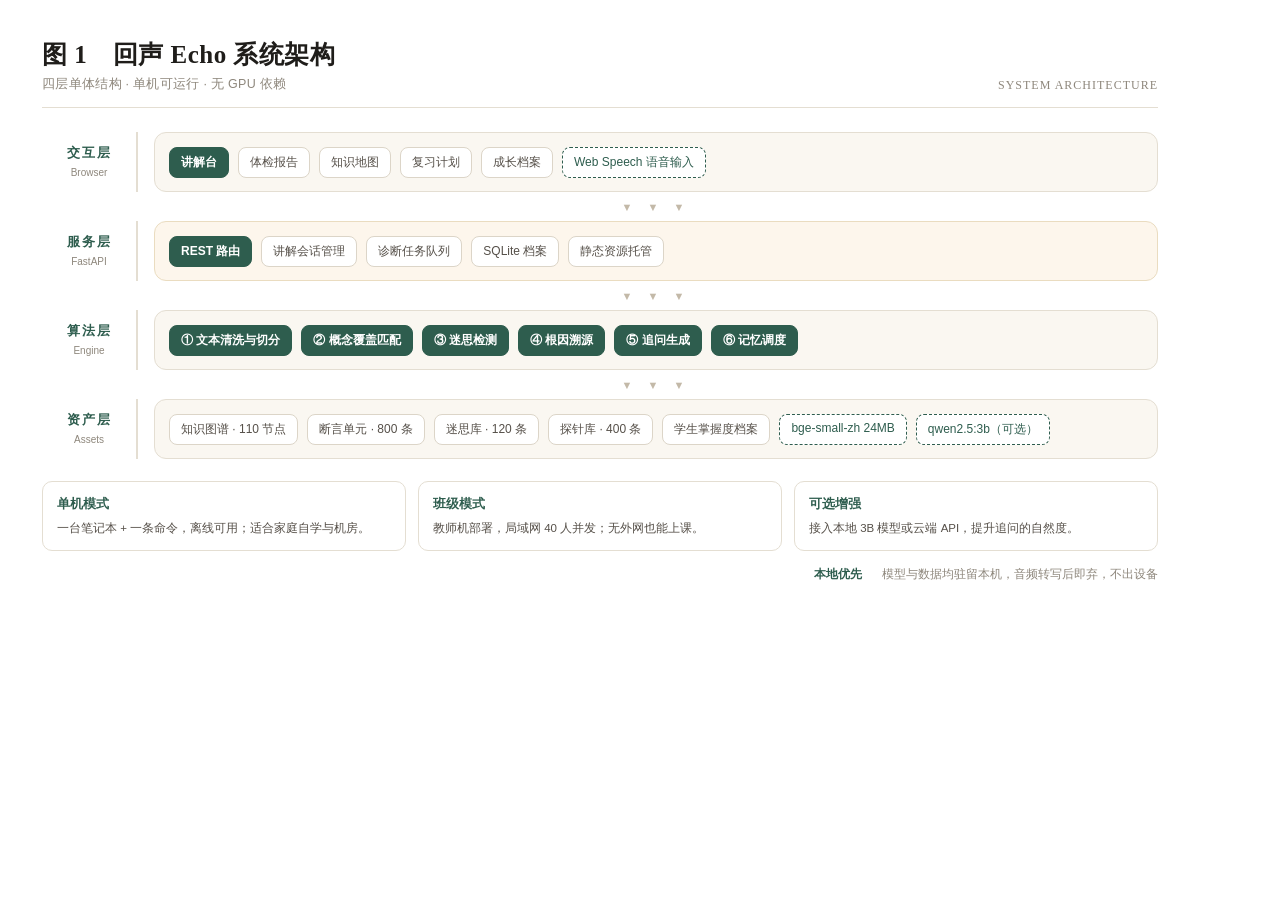
<file: 构建/figures.html>
<!doctype html>
<html lang="zh-CN">
<head>
<meta charset="utf-8">
<title>回声 Echo · 设计图</title>
<style>
:root{
  --paper:#FAF7F1; --ink:#1F1D1A; --ink2:#565049; --ink3:#8E877C;
  --line:#E4DED2; --green:#2E5D4E; --green2:#417D68; --gs:#EAF1EC;
  --red:#C9502B; --rs:#FBEAE4; --amber:#BE8320; --as:#FAF0DA;
}
*{box-sizing:border-box;margin:0;padding:0}
html,body{width:1200px;background:#fff}
body{font-family:"Microsoft YaHei","PingFang SC","Noto Sans SC",sans-serif;color:var(--ink)}
.frame{width:1200px;padding:38px 42px 30px;display:none;position:relative}
.frame.on{display:block}
h2{font-family:"Songti SC","SimSun",serif;font-size:25px;font-weight:700;letter-spacing:.5px}
.sub{font-size:12.5px;color:var(--ink3);margin-top:5px;letter-spacing:.3px}
.head{display:flex;align-items:flex-end;justify-content:space-between;border-bottom:1px solid var(--line);padding-bottom:14px;margin-bottom:24px}
body.flat .head{display:none}
body.flat .frame{padding-top:10px}
.fno{font-family:Georgia,serif;font-size:12px;color:var(--ink3);letter-spacing:1px}

/* ---------- F1 架构 ---------- */
.layer{display:grid;grid-template-columns:96px 1fr;gap:16px;align-items:stretch;margin-bottom:12px}
.ltag{display:flex;flex-direction:column;justify-content:center;align-items:center;border-right:2px solid var(--line);font-size:13px;font-weight:700;color:var(--green);letter-spacing:2px;line-height:1.4}
.ltag small{display:block;font-size:10px;color:var(--ink3);letter-spacing:0;font-weight:400;margin-top:3px}
.lbox{display:flex;gap:9px;flex-wrap:wrap;align-content:center;background:var(--paper);border:1px solid var(--line);border-radius:12px;padding:11px 14px;min-height:60px}
.layer:nth-child(3) .lbox{background:#F1F6F3;border-color:#CBDDD3}
.layer:nth-child(4) .lbox{background:#FDF6EC;border-color:#EADCC0}
.pill{background:#fff;border:1px solid #DCD5C8;border-radius:8px;padding:6px 11px;font-size:12px;color:var(--ink2);white-space:nowrap}
.pill.dark{background:var(--green);border-color:var(--green);color:#fff;font-weight:600}
.pill.model{background:#fff;border-color:var(--green);color:var(--green);border-style:dashed}
.arrow-down{text-align:center;color:#C3B9A8;font-size:11px;line-height:1;margin:-2px 0 8px 112px;letter-spacing:6px}
.modes{display:grid;grid-template-columns:repeat(3,1fr);gap:12px;margin-top:22px}
.mode{background:#fff;border:1px solid var(--line);border-radius:10px;padding:12px 14px;font-size:11.5px;color:var(--ink2);line-height:1.65}
.mode b{display:block;font-size:12.5px;color:var(--green);margin-bottom:4px}
.note{margin-top:16px;font-size:11.5px;color:var(--ink3);display:flex;gap:8px;align-items:center;justify-content:flex-end}
.note b{color:var(--green)}

/* ---------- F2 流水线 ---------- */
.pipe{display:flex;align-items:stretch;gap:0;margin-top:6px}
.step{flex:1;position:relative;background:var(--paper);border:1px solid var(--line);border-radius:12px;padding:14px 13px 13px;margin-right:22px}
.step:last-child{margin-right:0}
.step:after{content:"›";position:absolute;right:-16px;top:50%;transform:translateY(-52%);font-size:22px;color:#BDB3A2}
.step:last-child:after{display:none}
.sn{font-family:Georgia,serif;font-size:11px;color:var(--red);letter-spacing:1px;font-weight:700}
.st{font-size:13.5px;font-weight:700;margin:5px 0 7px}
.sk{font-size:11.5px;color:var(--ink2);line-height:1.55;min-height:54px}
.si{margin-top:8px;padding-top:7px;border-top:1px dashed #DDD5C6;font-size:10.5px;color:var(--ink3)}
.si b{color:var(--green);font-weight:600}
.formula{margin-top:22px;background:#F6F2E9;border-left:3px solid var(--green);padding:13px 18px;border-radius:0 8px 8px 0;font-size:12.5px;color:var(--ink2);line-height:1.9}
.formula code{font-family:Consolas,monospace;color:var(--green);font-size:12.5px}

/* ---------- F4 功能树 ---------- */
.tree{display:grid;grid-template-columns:180px 200px 1fr;gap:0;margin-top:4px}
.root-cell{display:flex;align-items:center}
.root{width:150px;height:150px;border-radius:50%;background:var(--green);color:#fff;display:flex;flex-direction:column;align-items:center;justify-content:center;box-shadow:0 10px 26px -14px rgba(46,93,78,.8)}
.root b{font-family:"Songti SC",serif;font-size:25px;letter-spacing:2px}
.root span{font-size:10px;letter-spacing:2px;opacity:.8;margin-top:4px}
.mods{display:flex;flex-direction:column;justify-content:space-between;padding:2px 0}
.mod{background:var(--gs);border:1px solid #CCDFD4;border-radius:10px;padding:10px 12px;font-size:12.5px;font-weight:700;color:var(--green);position:relative}
.mod:before{content:"";position:absolute;left:-18px;top:50%;width:18px;height:1px;background:#CFC7B8}
.feats{display:flex;flex-direction:column;justify-content:space-between;padding:2px 0}
.fea{display:flex;gap:8px;align-items:flex-start;font-size:11.5px;color:var(--ink2);padding:9px 0 9px 4px;line-height:1.5}
.fea i{font-style:normal;color:var(--amber);font-size:9px;margin-top:4px}
.lanes{display:flex;gap:12px;margin-top:26px}
.lane{flex:1;background:#F6F2E9;border-radius:10px;padding:13px 16px;font-size:11.5px;color:var(--ink2);line-height:1.75}
.lane b{color:var(--green)}

/* ---------- F3 graph ---------- */
.graphwrap{background:#FCFAF5;border:1px solid var(--line);border-radius:14px;padding:6px}
.graphwrap text{font-family:"Microsoft YaHei",sans-serif}
.notes{display:flex;gap:14px;margin-top:14px}
.note2{flex:1;font-size:11.5px;color:var(--ink2);line-height:1.85;padding:2px 0 2px 14px}

body.big .pill{font-size:18px;padding:9px 15px;border-radius:10px}
body.big .ltag{font-size:19px;letter-spacing:3px}
body.big .ltag small{font-size:14px}
body.big .lbox{padding:16px 18px;gap:11px}
body.big .mode{font-size:16px;line-height:1.7}
body.big .mode b{font-size:18px}
body.big .note{font-size:15px}
body.big .sn{font-size:14px}
body.big .st{font-size:19px}
body.big .sk{font-size:16px;min-height:0;line-height:1.65}
body.big .si{font-size:14px}
body.big .formula{font-size:16px;line-height:2}
body.big .formula code{font-size:16px}
body.big .step{padding:18px 16px}
body.big .mod{font-size:19px;padding:14px 14px}
body.big .fea{font-size:16px;line-height:1.55;padding:10px 4px}
body.big .lane{font-size:16px;line-height:1.8}
body.big .root b{font-size:34px}
body.big .root span{font-size:12px}

body.big .ltag{padding-right:6px}
body.big .step{display:flex;flex-direction:column}
body.big .si{margin-top:auto}
body.big .tree{grid-template-columns:200px 230px 1fr}
</style>
</head>
<body>

<!-- ============ F1 ============ -->
<div class="frame" id="f1">
  <div class="head"><div><h2>图 1　回声 Echo 系统架构</h2><div class="sub">四层单体结构 · 单机可运行 · 无 GPU 依赖</div></div><div class="fno">SYSTEM ARCHITECTURE</div></div>

  <div class="layer"><div class="ltag">交互层<small>Browser</small></div>
    <div class="lbox">
      <span class="pill dark">讲解台</span><span class="pill">体检报告</span><span class="pill">知识地图</span>
      <span class="pill">复习计划</span><span class="pill">成长档案</span><span class="pill model">Web Speech 语音输入</span>
    </div></div>
  <div class="arrow-down">▼ ▼ ▼</div>

  <div class="layer"><div class="ltag">服务层<small>FastAPI</small></div>
    <div class="lbox">
      <span class="pill dark">REST 路由</span><span class="pill">讲解会话管理</span><span class="pill">诊断任务队列</span>
      <span class="pill">SQLite 档案</span><span class="pill">静态资源托管</span>
    </div></div>
  <div class="arrow-down">▼ ▼ ▼</div>

  <div class="layer"><div class="ltag">算法层<small>Engine</small></div>
    <div class="lbox">
      <span class="pill dark">① 文本清洗与切分</span><span class="pill dark">② 概念覆盖匹配</span><span class="pill dark">③ 迷思检测</span>
      <span class="pill dark">④ 根因溯源</span><span class="pill dark">⑤ 追问生成</span><span class="pill dark">⑥ 记忆调度</span>
    </div></div>
  <div class="arrow-down">▼ ▼ ▼</div>

  <div class="layer"><div class="ltag">资产层<small>Assets</small></div>
    <div class="lbox">
      <span class="pill">知识图谱 · 110 节点</span><span class="pill">断言单元 · 800 条</span><span class="pill">迷思库 · 120 条</span>
      <span class="pill">探针库 · 400 条</span><span class="pill">学生掌握度档案</span>
      <span class="pill model">bge-small-zh 24MB</span><span class="pill model">qwen2.5:3b（可选）</span>
    </div></div>

  <div class="modes">
    <div class="mode"><b>单机模式</b>一台笔记本 + 一条命令，离线可用；适合家庭自学与机房。</div>
    <div class="mode"><b>班级模式</b>教师机部署，局域网 40 人并发；无外网也能上课。</div>
    <div class="mode"><b>可选增强</b>接入本地 3B 模型或云端 API，提升追问的自然度。</div>
  </div>
  <div class="note"><b>本地优先</b>　模型与数据均驻留本机，音频转写后即弃，不出设备</div>
</div>

<!-- ============ F2 ============ -->
<div class="frame" id="f2">
  <div class="head"><div><h2>图 2　讲述式认知诊断流水线</h2><div class="sub">从一段口语讲解，到一份可解释的能力报告</div></div><div class="fno">DIAGNOSTIC PIPELINE</div></div>

  <div class="pipe">
    <div class="step"><div class="sn">STAGE 01</div><div class="st">语音转写与切分</div>
      <div class="sk">浏览器端 ASR，按停顿与连接词把讲解切成「讲述单元」。</div>
      <div class="si">输出 → <b>S = {s₁…sₘ}</b></div></div>
    <div class="step"><div class="sn">STAGE 02</div><div class="st">概念覆盖匹配</div>
      <div class="sk">句向量编码后与断言单元做最大权二分匹配，判定「讲到 / 带过 / 漏讲」。</div>
      <div class="si">算 法 → <b>匈牙利算法 O(n³)</b></div></div>
    <div class="step"><div class="sn">STAGE 03</div><div class="st">迷思检测</div>
      <div class="sk">迷思库近邻 + 语言规则 + 轻量分类器，三路投票识别「讲反了」。</div>
      <div class="si">输出 → <b>迷思命中集 M*</b></div></div>
    <div class="step"><div class="sn">STAGE 04</div><div class="st">根因溯源</div>
      <div class="sk">沿知识图谱前驱闭包反推，定位真正卡住的底层概念。</div>
      <div class="si">算 法 → <b>BKT + 衰减传播</b></div></div>
    <div class="step"><div class="sn">STAGE 05</div><div class="st">追问生成</div>
      <div class="sk">从探针池按信息增益挑选，再改写为一句自然的口语追问。</div>
      <div class="si">算 法 → <b>主动学习</b></div></div>
    <div class="step"><div class="sn">STAGE 06</div><div class="st">记忆调度</div>
      <div class="sk">把讲述质量当作复习等级，生成下一次复述时间。</div>
      <div class="si">算 法 → <b>FSRS 间隔重复</b></div></div>
  </div>

  <div class="formula">
    <b>根因得分</b>　<code>R(u) = (1 − P(L<sub>u</sub>)) × Σ<sub>p∈Path(u→k)</sub> γ<sup>len(p)</sup> · w(p)</code>　，取 Top-3 构成「根因链」；同生前序讲解已讲对的概念作为<b>反事实证据</b>参与降权 —— 让「不是你不够细，是你八上就没学扎实」这句话有据可依。
  </div>
</div>

<!-- ============ F4 ============ -->
<div class="frame" id="f4">
  <div class="head"><div><h2>图 4　系统功能架构</h2><div class="sub">五个模块围绕一条主线：讲 → 诊断 → 溯源 → 复述</div></div><div class="fno">FUNCTION MAP</div></div>

  <div class="tree">
    <div class="root-cell"><div class="root"><b>回声</b><span>ECHO</span></div></div>
    <div class="mods">
      <div class="mod">① 讲解台</div>
      <div class="mod">② 诊断报告</div>
      <div class="mod">③ 知识地图</div>
      <div class="mod">④ 复述计划</div>
      <div class="mod">⑤ 成长档案</div>
    </div>
    <div class="feats">
      <div class="fea"><i>◆</i><span>选知识点 · 语音/文字讲述 · 实时字幕 · 中途追问 · 计时与提示</span></div>
      <div class="fea"><i>◆</i><span>六维评分 · 覆盖清单 · 迷思对照 · 根因链 · 复述建议 · 一键加卡</span></div>
      <div class="fea"><i>◆</i><span>依赖图谱 · 掌握度着色 · 前驱/后继 · 点击跳讲 · 薄弱路径高亮</span></div>
      <div class="fea"><i>◆</i><span>今日队列 · 间隔调度 · 复述倒计时 · 七日安排 · 跳过与顺延</span></div>
      <div class="fea"><i>◆</i><span>评分趋势 · 能力标签 · 讲述录音回放 · 周报 · 家长只读视图</span></div>
    </div>
  </div>

  <div class="lanes">
    <div class="lane"><b>主线一｜学生</b>　选点 → 讲 → 看报告 → 顺着根因链回到旧知识 → 明天复述一次</div>
    <div class="lane"><b>主线二｜教师</b>　布置「讲解作业」 → 看班级根因热力 → 下一节课只讲三个共性卡点</div>
  </div>
</div>

<!-- ============ F3 ============ -->
<div class="frame" id="f3">
  <div class="head"><div><h2>图 3　根因链示意：他卡住的不是浮力</h2><div class="sub">九年级《阿基米德原理》讲述失败 → 反推至八年级「密度测量」</div></div><div class="fno">ROOT-CAUSE TRACING</div></div>

  <div class="graphwrap">
  <svg width="1104" height="512" viewBox="0 0 1104 512">
    <defs>
      <marker id="ah" viewBox="0 0 10 10" refX="9" refY="5" markerWidth="6" markerHeight="6" orient="auto-start-reverse">
        <path d="M0,0 L10,5 L0,10 z" fill="#C9C1B2"/></marker>
      <marker id="ar" viewBox="0 0 10 10" refX="9" refY="5" markerWidth="6" markerHeight="6" orient="auto-start-reverse">
        <path d="M0,0 L10,5 L0,10 z" fill="#C9502B"/></marker>
    </defs>

    <!-- edges -->
    <path d="M188,132 C250,132 250,132 300,132" stroke="#C9C1B2" stroke-width="1.6" fill="none" marker-end="url(#ah)"/>
    <path d="M188,132 C250,132 250,300 300,300" stroke="#C9C1B2" stroke-width="1.6" fill="none" marker-end="url(#ah)"/>
    <path d="M470,132 C530,132 530,222 592,222" stroke="#C9502B" stroke-width="2.2" fill="none" marker-end="url(#ar)" stroke-dasharray="7 5"/>
    <path d="M470,300 C530,300 530,222 592,222" stroke="#C9C1B2" stroke-width="1.6" fill="none" marker-end="url(#ah)"/>
    <path d="M188,434 C600,470 780,388 852,326" stroke="#C9C1B2" stroke-width="1.6" fill="none" marker-end="url(#ah)"/>
    <path d="M762,222 C830,222 830,282 856,300" stroke="#C9C1B2" stroke-width="1.6" fill="none" marker-end="url(#ah)"/>
    <path d="M762,222 C840,222 840,404 856,434" stroke="#C9C1B2" stroke-width="1.6" fill="none" marker-end="url(#ah)"/>

    <g>
      <rect x="38" y="100" width="150" height="64" rx="12" fill="#fff" stroke="#D6CFC0"/>
      <text x="113" y="127" text-anchor="middle" font-size="13.5" fill="#1F1D1A" font-weight="600">质量与密度</text>
      <text x="113" y="147" text-anchor="middle" font-size="11" fill="#417D68">已掌握 · 0.86</text>
    </g>
    <g>
      <rect x="300" y="100" width="170" height="64" rx="12" fill="#FAF0DA" stroke="#BE8320"/>
      <text x="385" y="127" text-anchor="middle" font-size="13.5" fill="#1F1D1A" font-weight="600">密度测量（排水法）</text>
      <text x="385" y="147" text-anchor="middle" font-size="11" fill="#BE8320">模糊 · 0.55　◆ 根因</text>
    </g>
    <g>
      <rect x="300" y="268" width="170" height="64" rx="12" fill="#fff" stroke="#D6CFC0"/>
      <text x="385" y="295" text-anchor="middle" font-size="13.5" fill="#1F1D1A" font-weight="600">液体压强 p=ρgh</text>
      <text x="385" y="315" text-anchor="middle" font-size="11" fill="#417D68">已掌握 · 0.79</text>
    </g>
    <g>
      <rect x="38" y="402" width="150" height="64" rx="12" fill="#FAF0DA" stroke="#BE8320"/>
      <text x="113" y="429" text-anchor="middle" font-size="13.5" fill="#1F1D1A" font-weight="600">二力平衡</text>
      <text x="113" y="449" text-anchor="middle" font-size="11" fill="#BE8320">模糊 · 0.61　◆ 根因</text>
    </g>
    <g>
      <rect x="592" y="186" width="170" height="72" rx="13" fill="#C9502B" stroke="#A63F20"/>
      <text x="677" y="216" text-anchor="middle" font-size="14.5" fill="#fff" font-weight="700">阿基米德原理</text>
      <text x="677" y="237" text-anchor="middle" font-size="11" fill="#FFD9CB">本次讲述 · 0.34</text>
    </g>
    <g>
      <rect x="856" y="268" width="170" height="64" rx="12" fill="#fff" stroke="#D6CFC0" stroke-dasharray="5 4"/>
      <text x="941" y="295" text-anchor="middle" font-size="13.5" fill="#1F1D1A" font-weight="600">物体浮沉条件</text>
      <text x="941" y="315" text-anchor="middle" font-size="11" fill="#B0A897">空白 · 0.08</text>
    </g>
    <g>
      <rect x="856" y="402" width="170" height="64" rx="12" fill="#fff" stroke="#D6CFC0" stroke-dasharray="5 4"/>
      <text x="941" y="429" text-anchor="middle" font-size="13.5" fill="#1F1D1A" font-weight="600">浮力综合计算</text>
      <text x="941" y="449" text-anchor="middle" font-size="11" fill="#B0A897">空白 · 0.05</text>
    </g>

    <text x="492" y="216" font-size="11" fill="#C9502B" font-weight="600">R = 0.82</text>
    <text x="500" y="80" font-size="10.5" fill="#8E877C">依赖路径 · 衰减 γ = 0.75</text>

    <g transform="translate(38,486)">
      <circle cx="6" cy="6" r="5" fill="#417D68"/><text x="18" y="10" font-size="11" fill="#565049">已掌握</text>
      <circle cx="92" cy="6" r="5" fill="#BE8320"/><text x="104" y="10" font-size="11" fill="#565049">模糊</text>
      <circle cx="174" cy="6" r="5" fill="#C9502B"/><text x="186" y="10" font-size="11" fill="#565049">未掌握</text>
      <circle cx="256" cy="6" r="5" fill="#fff" stroke="#C0B8A8" stroke-dasharray="3 2"/><text x="268" y="10" font-size="11" fill="#565049">未学习</text>
    </g>
  </svg>
  </div>

  <div class="notes">
    <div class="note2" style="border-left:3px solid #C9502B">报告不会说「你没掌握阿基米德原理」，而是说：<b style="color:#C9502B">你在用「密度」解释「排开体积」时含糊了</b> —— 这是八年级「排水法测体积」的遗留问题。</div>
    <div class="note2" style="border-left:3px solid #BE8320">同时命中迷思 <b style="color:#BE8320">M-17「浮力随深度增大」</b>，与「液体压强」概念发生混淆。</div>
  </div>
</div>

<script>
  if (location.search.indexOf('flat') >= 0) document.body.classList.add('flat');
  if (location.search.indexOf('big') >= 0) document.body.classList.add('big');
  const id = (location.hash || '#f1').slice(1);
  const el = document.getElementById(id) || document.getElementById('f1');
  el.classList.add('on');
</script>
</body>
</html>
</file>
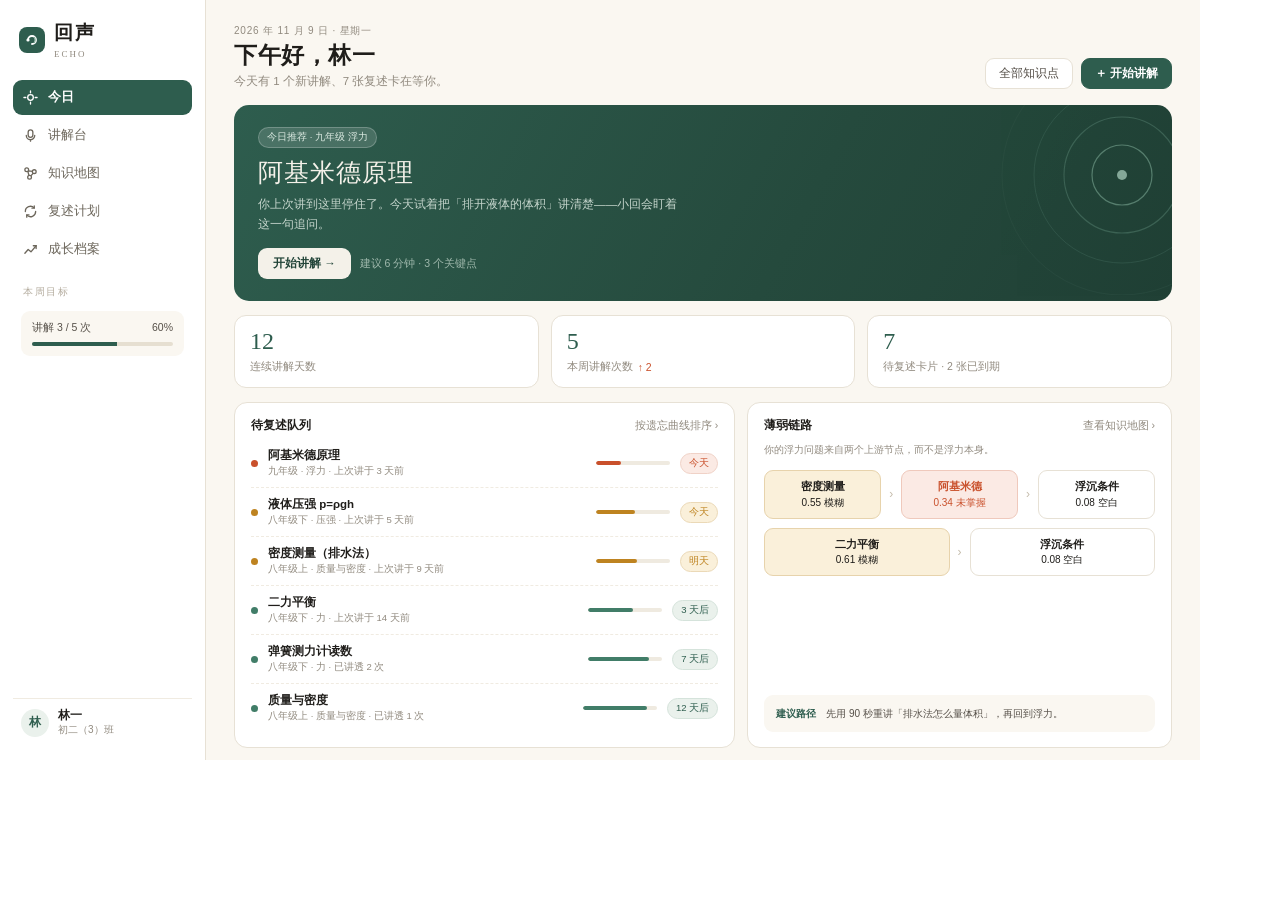
<file: 构建/ui.html>
<!doctype html>
<html lang="zh-CN">
<head>
<meta charset="utf-8">
<title>回声 Echo · 界面设计稿</title>
<style>
:root{
  --paper:#FAF7F1; --ink:#1F1D1A; --ink2:#565049; --ink3:#918A7F;
  --line:#E7E1D5; --line2:#F0EBE1; --green:#2E5D4E; --green2:#417D68; --gs:#EAF1EC;
  --red:#C9502B; --rs:#FBEAE4; --amber:#BE8320; --as:#FAF0DA;
}
*{box-sizing:border-box;margin:0;padding:0}
html,body{width:1200px;background:#fff}
body{font-family:"Microsoft YaHei","PingFang SC","Noto Sans SC",sans-serif;color:var(--ink);font-size:12px;-webkit-font-smoothing:antialiased}
.frame{width:1200px;height:760px;display:none;overflow:hidden}
.frame.on{display:block}
.app{display:flex;height:760px;background:var(--paper)}

/* sidebar */
.sb{width:206px;flex:0 0 206px;background:#fff;border-right:1px solid var(--line);display:flex;flex-direction:column;padding:18px 13px 14px}
.brand{display:flex;align-items:center;gap:9px;padding:2px 6px 20px}
.brand b{font-family:"Songti SC","SimSun",serif;font-size:19px;letter-spacing:2px}
.brand span{font-family:Georgia,serif;font-size:9px;color:var(--ink3);letter-spacing:2px}
.nv{display:flex;align-items:center;gap:10px;padding:9px 10px;border-radius:9px;font-size:12.5px;color:#6C665B;margin-bottom:3px}
.nv svg{width:15px;height:15px;flex:0 0 15px}
.nv.on{background:var(--green);color:#fff;font-weight:600}
.sbl{margin:16px 10px 6px;font-size:9.5px;color:#B4AC9E;letter-spacing:1.5px}
.goal{margin:6px 8px;background:var(--paper);border-radius:9px;padding:10px 11px}
.goal .gt{font-size:10.5px;color:var(--ink2);display:flex;justify-content:space-between}
.goal .gb{height:4px;border-radius:3px;background:#E6DFD1;margin-top:7px;overflow:hidden}
.goal .gb i{display:block;height:100%;width:60%;background:var(--green)}
.usr{margin-top:auto;display:flex;align-items:center;gap:9px;padding:9px 8px;border-top:1px solid var(--line2)}
.av{width:28px;height:28px;border-radius:50%;background:var(--gs);color:var(--green);display:flex;align-items:center;justify-content:center;font-weight:700;font-size:12px}
.usr .un{font-size:11.5px;font-weight:600}
.usr .uc{font-size:10px;color:var(--ink3)}

/* main */
.mn{flex:1;padding:24px 28px;display:flex;flex-direction:column;overflow:hidden}
.ph{display:flex;align-items:flex-end;justify-content:space-between;margin-bottom:16px}
.ph .eyebrow{font-size:10px;color:var(--ink3);letter-spacing:.8px}
.ph h1{font-family:"Songti SC","SimSun",serif;font-size:23px;letter-spacing:.5px;margin-top:2px;font-weight:700}
.ph .sub{font-size:11.5px;color:var(--ink3);margin-top:3px}
.bt{border:1px solid var(--line);background:#fff;border-radius:9px;padding:7px 13px;font-size:11.5px;color:var(--ink2);display:inline-flex;align-items:center;gap:6px}
.bt.p{background:var(--green);border-color:var(--green);color:#fff;font-weight:600}
.bt.s{background:transparent}
.c{background:#fff;border:1px solid var(--line);border-radius:13px;padding:15px 16px}
.ct{font-size:11.5px;font-weight:700;color:var(--ink);display:flex;align-items:center;gap:7px}
.ct .more{margin-left:auto;font-size:10.5px;color:var(--ink3);font-weight:400}
.tag{display:inline-flex;align-items:center;gap:5px;font-size:9.5px;padding:3px 8px;border-radius:999px;background:var(--gs);color:var(--green);border:1px solid #D5E3DB;white-space:nowrap}
.tag.r{background:var(--rs);color:var(--red);border-color:#F0D2C7}
.tag.a{background:var(--as);color:var(--amber);border-color:#EBD9B7}

/* W1 */
.hero{display:flex;background:linear-gradient(118deg,#2E5D4E 0%,#254a3d 60%,#204035 100%);border-radius:15px;padding:22px 24px;color:#F4F1E9;position:relative;overflow:hidden;margin-bottom:14px}
.hero .h1t{font-family:"Songti SC",serif;font-size:25px;letter-spacing:1px;margin:8px 0 6px}
.hero .hp{font-size:11.5px;color:#C6D6CD;line-height:1.7;max-width:430px}
.hero .hbtn{margin-top:14px;display:flex;gap:9px;align-items:center}
.hero .hbtn b{background:#F4F1E9;color:#224438;padding:8px 15px;border-radius:9px;font-size:11.5px}
.hero .hbtn span{font-size:10.5px;color:#9FB8AC}
.hero .art{position:absolute;right:-30px;top:-40px;opacity:.9}
.stats{display:grid;grid-template-columns:repeat(3,1fr);gap:12px;margin-bottom:14px}
.st{background:#fff;border:1px solid var(--line);border-radius:12px;padding:13px 15px}
.st .n{font-family:"Songti SC",serif;font-size:24px;line-height:1;color:var(--green)}
.st .l{font-size:10.5px;color:var(--ink3);margin-top:7px;display:flex;align-items:center;gap:5px}
.st .l em{font-style:normal;color:var(--red)}
.grid2{display:grid;grid-template-columns:1.18fr 1fr;gap:12px;flex:1;min-height:0}
.row{display:flex;align-items:center;gap:10px;padding:9px 0;border-bottom:1px dashed var(--line2)}
.row:last-child{border-bottom:0}
.dot{width:7px;height:7px;border-radius:50%;flex:0 0 7px}
.dr{background:var(--red)}.da{background:var(--amber)}.dg{background:var(--green2)}.dn{background:#DAD3C5}
.rw{flex:1;min-width:0}
.rw .t{font-size:11.5px;font-weight:600}
.rw .s{font-size:9.5px;color:var(--ink3);margin-top:2px}
.bar{width:74px;height:4px;border-radius:3px;background:#EFEAE0;overflow:hidden}
.bar i{display:block;height:100%;border-radius:3px}
.mini{display:flex;align-items:center;gap:8px;margin-top:12px}
.mn-node{flex:1;border:1px solid var(--line);border-radius:9px;padding:8px 7px;text-align:center;font-size:10px;line-height:1.4}
.mn-node b{display:block;font-size:10.5px;margin-bottom:2px}
.mn-node.a{background:var(--as);border-color:#E7D3AC}
.mn-node.r{background:var(--rs);border-color:#EFC9BC;color:var(--red)}

/* W2 */
.exp{display:grid;grid-template-columns:1fr 258px;gap:13px;flex:1;min-height:0}
.stage{background:#fff;border:1px solid var(--line);border-radius:15px;padding:20px 22px;display:flex;flex-direction:column;position:relative}
.krec{display:flex;gap:8px;align-items:center;margin-bottom:16px}
.who{display:flex;align-items:center;gap:9px}
.face{width:34px;height:34px;border-radius:50%;background:var(--gs);position:relative;display:flex;align-items:center;justify-content:center;font-size:12px;color:var(--green);font-weight:700}
.who .wt{font-size:11.5px;font-weight:700}
.who .ws{font-size:10px;color:var(--green2)}
.wave{display:flex;align-items:center;gap:3px;height:26px}
.wave i{width:3px;border-radius:2px;background:var(--green2);opacity:.75}
.tr{overflow:hidden;padding-top:6px}
.tl{font-size:12px;line-height:1.95;color:var(--ink2);margin-bottom:2px;display:flex;gap:9px}
.tl .tm{font-family:Georgia,serif;font-size:9.5px;color:#BDB5A6;flex:0 0 32px;padding-top:3px}
.tl.act{color:var(--ink);background:linear-gradient(90deg,#F7F3EA,transparent);border-radius:6px;padding:2px 6px;margin-left:-6px}
.tl.act .tx{border-bottom:1.5px solid #E3C9B4}
.tl .tx{flex:1}
.cur{display:inline-block;width:1.5px;height:13px;background:var(--red);vertical-align:-2px;animation:bl 1s steps(1) infinite}
@keyframes bl{50%{opacity:0}}
.ctl{display:flex;align-items:center;gap:12px;margin-top:14px;padding-top:14px;border-top:1px solid var(--line2)}
.bigrec{width:46px;height:46px;border-radius:50%;background:var(--red);display:flex;align-items:center;justify-content:center;box-shadow:0 6px 14px -6px rgba(201,80,43,.7)}
.bigrec i{width:14px;height:14px;background:#fff;border-radius:3px;display:block}
.tmr{font-family:Georgia,serif;font-size:13px;color:var(--ink2);letter-spacing:.5px}
.rail{display:flex;flex-direction:column;gap:11px;min-height:0}
.bub{background:#fff;border:1px solid var(--line);border-radius:12px 12px 12px 3px;padding:10px 12px;font-size:11px;line-height:1.65;color:var(--ink2);position:relative}
.bub b{color:var(--ink);font-weight:600}
.bub .bst{font-size:9px;color:var(--ink3);margin-top:6px;display:flex;gap:6px;align-items:center}
.hint{background:#FDFBF4;border:1px dashed #E0D5BC;border-radius:12px;padding:11px 13px;font-size:10.5px;color:var(--ink2);line-height:1.75}
.hint b{color:var(--amber)}

/* W3 */
.rp{display:flex;flex-direction:column;gap:12px;flex:1;min-height:0}
.score{display:flex;gap:16px;align-items:center}
.ringt{text-align:center}
.ringt .sv{font-family:"Songti SC",serif;font-size:26px;color:var(--green);line-height:1}
.ringt .sl{font-size:9.5px;color:var(--ink3);margin-top:3px}
.dims{display:flex;flex-direction:column;gap:5px}
.dm{display:flex;align-items:center;gap:8px;font-size:10px;color:var(--ink2)}
.dm span{width:52px;text-align:right;color:var(--ink3)}
.dm .db{flex:1;height:4px;background:#F0EBE1;border-radius:3px;overflow:hidden}
.dm .db i{display:block;height:100%;background:var(--green);border-radius:3px}
.ck{display:flex;flex-wrap:wrap;gap:5px}
.ck span{font-size:9.5px;padding:3px 8px;border-radius:6px;border:1px solid var(--line);color:var(--ink2);background:#FCFAF5}
.ck .ok{background:var(--gs);border-color:#D3E2D9;color:var(--green)}
.ck .no{background:var(--rs);border-color:#F0CFC3;color:var(--red)}
.chain{display:flex;align-items:center;gap:6px;margin-top:10px}
.ch{flex:1;text-align:center;border-radius:9px;padding:8px 4px;font-size:10px;border:1px solid var(--line);background:#FCFAF5;line-height:1.35}
.ch b{display:block;font-size:10.5px;margin-bottom:2px}
.ch.a{background:var(--as);border-color:#E7D3AC}
.ch.r{background:var(--red);border-color:var(--red);color:#fff}
.ch.r b{color:#fff}
.ch.n{color:#B0A897;border-style:dashed}
.arw{color:#C4BBAA;font-size:12px}
.sug{display:flex;gap:9px;padding:7px 0;border-bottom:1px dashed var(--line2);font-size:10.5px;line-height:1.6;color:var(--ink2)}
.sug:last-child{border:0}
.sug b{flex:0 0 15px;height:15px;border-radius:50%;background:var(--gs);color:var(--green);font-size:9px;display:flex;align-items:center;justify-content:center;margin-top:1px}

/* W4 */
.mapp{display:flex;gap:12px;flex:1;min-height:0}
.mapc{flex:1;background:#fff;border:1px solid var(--line);border-radius:14px;position:relative;overflow:hidden}
.side{width:248px;background:#fff;border:1px solid var(--line);border-radius:14px;padding:15px;display:flex;flex-direction:column}
.lg{position:absolute;left:14px;bottom:12px;display:flex;gap:12px;font-size:9.5px;color:var(--ink2)}
.lg i{display:inline-block;width:7px;height:7px;border-radius:50%;margin-right:4px}

/* W5 */
.days{display:grid;grid-template-columns:repeat(7,1fr);gap:9px;margin-top:4px}
.day{border:1px solid var(--line);border-radius:10px;padding:9px 8px;min-height:120px;background:#FCFAF5}
.day.on{border-color:var(--green);background:#fff;box-shadow:0 4px 12px -8px rgba(46,93,78,.6)}
.day .dn2{font-size:9.5px;color:var(--ink3)}
.day .dd{font-family:Georgia,serif;font-size:14px;margin:2px 0 7px}
.day .it{font-size:9px;padding:4px 6px;border-radius:5px;margin-bottom:4px;line-height:1.35}
.it.g{background:var(--gs);color:var(--green)}
.it.r{background:var(--rs);color:var(--red)}
.it.a{background:var(--as);color:var(--amber)}
.it.n{background:#F1ECE2;color:#8D8676}

/* W6 */
.spark{width:100%;height:100%}
.tags{display:flex;flex-wrap:wrap;gap:6px;margin-top:10px}
.tg{font-size:9.5px;padding:4px 9px;border-radius:999px;background:var(--paper);border:1px solid var(--line);color:var(--ink2)}
.rec{display:flex;align-items:center;gap:9px;padding:8px 0;border-bottom:1px dashed var(--line2)}
.rec:last-child{border:0}
.ply{width:20px;height:20px;border-radius:50%;border:1px solid #D9D2C4;display:flex;align-items:center;justify-content:center;flex:0 0 20px}
.ply i{width:0;height:0;border-left:5px solid #8D8676;border-top:3.5px solid transparent;border-bottom:3.5px solid transparent;margin-left:1px}
</style>
</head>
<body>

<!-- ================= W1 今日 ================= -->
<div class="frame" id="w1"><div class="app">
  <aside class="sb">
    <div class="brand"><svg width="26" height="26" viewBox="0 0 26 26"><rect width="26" height="26" rx="8" fill="#2E5D4E"/><path d="M9 13a4 4 0 1 1 4 4" stroke="#fff" stroke-width="1.8" fill="none" stroke-linecap="round"/><circle cx="9" cy="13" r="1.6" fill="#fff"/><path d="M15.5 10.5a5.5 5.5 0 0 1 0 5" stroke="#8FB3A3" stroke-width="1.4" fill="none" stroke-linecap="round"/></svg><div><b>回声</b><br><span>ECHO</span></div></div>
    <div class="nv on"><svg viewBox="0 0 16 16" fill="none" stroke="currentColor" stroke-width="1.4"><circle cx="8" cy="8" r="3"/><path d="M8 1v2M8 13v2M1 8h2M13 8h2" stroke-linecap="round"/></svg>今日</div>
    <div class="nv"><svg viewBox="0 0 16 16" fill="none" stroke="currentColor" stroke-width="1.4"><rect x="5.5" y="2" width="5" height="8" rx="2.5"/><path d="M3.5 8a4.5 4.5 0 0 0 9 0M8 12.5V14" stroke-linecap="round"/></svg>讲解台</div>
    <div class="nv"><svg viewBox="0 0 16 16" fill="none" stroke="currentColor" stroke-width="1.4"><circle cx="4" cy="4" r="2"/><circle cx="12" cy="6" r="2"/><circle cx="7" cy="12" r="2"/><path d="M5.6 5.2 10.4 5.8M5.2 5.9 6.4 10.2M11 7.6 8.4 10.6"/></svg>知识地图</div>
    <div class="nv"><svg viewBox="0 0 16 16" fill="none" stroke="currentColor" stroke-width="1.4"><path d="M2.5 8a5.5 5.5 0 0 1 9.4-3.9M13.5 8a5.5 5.5 0 0 1-9.4 3.9" stroke-linecap="round"/><path d="M12 2v2.4H9.6M4 14v-2.4h2.4" stroke-linecap="round"/></svg>复述计划</div>
    <div class="nv"><svg viewBox="0 0 16 16" fill="none" stroke="currentColor" stroke-width="1.4"><path d="M2 12l3.5-4 3 2.5L14 4" stroke-linecap="round" stroke-linejoin="round"/><path d="M11 4h3v3" stroke-linecap="round"/></svg>成长档案</div>
    <div class="sbl">本周目标</div>
    <div class="goal"><div class="gt"><span>讲解 3 / 5 次</span><span>60%</span></div><div class="gb"><i></i></div></div>
    <div class="usr"><div class="av">林</div><div><div class="un">林一</div><div class="uc">初二（3）班</div></div></div>
  </aside>
  <main class="mn">
    <div class="ph"><div><div class="eyebrow">2026 年 11 月 9 日 · 星期一</div><h1>下午好，林一</h1><div class="sub">今天有 1 个新讲解、7 张复述卡在等你。</div></div>
      <div style="display:flex;gap:8px"><div class="bt">全部知识点</div><div class="bt p">＋ 开始讲解</div></div></div>

    <div class="hero">
      <div style="flex:1">
        <span class="tag" style="background:rgba(255,255,255,.14);border-color:rgba(255,255,255,.22);color:#DCEAE2">今日推荐 · 九年级 浮力</span>
        <div class="h1t">阿基米德原理</div>
        <div class="hp">你上次讲到这里停住了。今天试着把「排开液体的体积」讲清楚——小回会盯着这一句追问。</div>
        <div class="hbtn"><b>开始讲解 →</b><span>建议 6 分钟 · 3 个关键点</span></div>
      </div>
      <svg class="art" width="330" height="230" viewBox="0 0 330 230" fill="none">
        <circle cx="250" cy="110" r="30" stroke="#5C8574" stroke-width="1.2"/><circle cx="250" cy="110" r="58" stroke="#4C7565" stroke-width="1.1" opacity=".7"/>
        <circle cx="250" cy="110" r="88" stroke="#41695A" stroke-width="1" opacity=".5"/><circle cx="250" cy="110" r="120" stroke="#3A5F52" stroke-width="1" opacity=".3"/>
        <circle cx="250" cy="110" r="5" fill="#8FB3A3"/>
      </svg>
    </div>

    <div class="stats">
      <div class="st"><div class="n">12</div><div class="l">连续讲解天数</div></div>
      <div class="st"><div class="n">5</div><div class="l">本周讲解次数 <em>↑ 2</em></div></div>
      <div class="st"><div class="n">7</div><div class="l">待复述卡片 · 2 张已到期</div></div>
    </div>

    <div class="grid2">
      <div class="c" style="display:flex;flex-direction:column">
        <div class="ct">待复述队列<span class="more">按遗忘曲线排序 ›</span></div>
        <div style="margin-top:6px">
          <div class="row"><i class="dot dr"></i><div class="rw"><div class="t">阿基米德原理</div><div class="s">九年级 · 浮力 · 上次讲于 3 天前</div></div><div class="bar"><i style="width:34%;background:#C9502B"></i></div><span class="tag r">今天</span></div>
          <div class="row"><i class="dot da"></i><div class="rw"><div class="t">液体压强 p=ρgh</div><div class="s">八年级下 · 压强 · 上次讲于 5 天前</div></div><div class="bar"><i style="width:52%;background:#BE8320"></i></div><span class="tag a">今天</span></div>
          <div class="row"><i class="dot da"></i><div class="rw"><div class="t">密度测量（排水法）</div><div class="s">八年级上 · 质量与密度 · 上次讲于 9 天前</div></div><div class="bar"><i style="width:55%;background:#BE8320"></i></div><span class="tag a">明天</span></div>
          <div class="row"><i class="dot dg"></i><div class="rw"><div class="t">二力平衡</div><div class="s">八年级下 · 力 · 上次讲于 14 天前</div></div><div class="bar"><i style="width:61%;background:#417D68"></i></div><span class="tag">3 天后</span></div>
          <div class="row"><i class="dot dg"></i><div class="rw"><div class="t">弹簧测力计读数</div><div class="s">八年级下 · 力 · 已讲透 2 次</div></div><div class="bar"><i style="width:82%;background:#417D68"></i></div><span class="tag">7 天后</span></div>
          <div class="row"><i class="dot dg"></i><div class="rw"><div class="t">质量与密度</div><div class="s">八年级上 · 质量与密度 · 已讲透 1 次</div></div><div class="bar"><i style="width:86%;background:#417D68"></i></div><span class="tag">12 天后</span></div>
        </div>
      </div>

      <div class="c" style="display:flex;flex-direction:column">
        <div class="ct">薄弱链路<span class="more">查看知识地图 ›</span></div>
        <div style="font-size:10px;color:var(--ink3);margin-top:8px;line-height:1.7">你的浮力问题来自两个上游节点，而不是浮力本身。</div>
        <div class="mini">
          <div class="mn-node a"><b>密度测量</b>0.55 模糊</div><div class="arw">›</div>
          <div class="mn-node r"><b>阿基米德</b>0.34 未掌握</div><div class="arw">›</div>
          <div class="mn-node"><b>浮沉条件</b>0.08 空白</div>
        </div>
        <div class="mini" style="margin-top:9px">
          <div class="mn-node a"><b>二力平衡</b>0.61 模糊</div><div class="arw">›</div>
          <div class="mn-node"><b>浮沉条件</b>0.08 空白</div>
        </div>
        <div style="margin-top:auto;background:var(--paper);border-radius:9px;padding:10px 12px;font-size:10px;color:var(--ink2);line-height:1.75">
          <b style="color:var(--green)">建议路径</b>　先用 90 秒重讲「排水法怎么量体积」，再回到浮力。
        </div>
      </div>
    </div>
  </main>
</div></div>

<!-- ================= W2 讲解台 ================= -->
<div class="frame" id="w2"><div class="app">
  <aside class="sb">
    <div class="brand"><svg width="26" height="26" viewBox="0 0 26 26"><rect width="26" height="26" rx="8" fill="#2E5D4E"/><path d="M9 13a4 4 0 1 1 4 4" stroke="#fff" stroke-width="1.8" fill="none" stroke-linecap="round"/><circle cx="9" cy="13" r="1.6" fill="#fff"/><path d="M15.5 10.5a5.5 5.5 0 0 1 0 5" stroke="#8FB3A3" stroke-width="1.4" fill="none" stroke-linecap="round"/></svg><div><b>回声</b><br><span>ECHO</span></div></div>
    <div class="nv"><svg viewBox="0 0 16 16" fill="none" stroke="currentColor" stroke-width="1.4"><circle cx="8" cy="8" r="3"/><path d="M8 1v2M8 13v2M1 8h2M13 8h2" stroke-linecap="round"/></svg>今日</div>
    <div class="nv on"><svg viewBox="0 0 16 16" fill="none" stroke="currentColor" stroke-width="1.4"><rect x="5.5" y="2" width="5" height="8" rx="2.5"/><path d="M3.5 8a4.5 4.5 0 0 0 9 0M8 12.5V14" stroke-linecap="round"/></svg>讲解台</div>
    <div class="nv"><svg viewBox="0 0 16 16" fill="none" stroke="currentColor" stroke-width="1.4"><circle cx="4" cy="4" r="2"/><circle cx="12" cy="6" r="2"/><circle cx="7" cy="12" r="2"/><path d="M5.6 5.2 10.4 5.8M5.2 5.9 6.4 10.2M11 7.6 8.4 10.6"/></svg>知识地图</div>
    <div class="nv"><svg viewBox="0 0 16 16" fill="none" stroke="currentColor" stroke-width="1.4"><path d="M2.5 8a5.5 5.5 0 0 1 9.4-3.9M13.5 8a5.5 5.5 0 0 1-9.4 3.9" stroke-linecap="round"/><path d="M12 2v2.4H9.6M4 14v-2.4h2.4" stroke-linecap="round"/></svg>复述计划</div>
    <div class="nv"><svg viewBox="0 0 16 16" fill="none" stroke="currentColor" stroke-width="1.4"><path d="M2 12l3.5-4 3 2.5L14 4" stroke-linecap="round" stroke-linejoin="round"/><path d="M11 4h3v3" stroke-linecap="round"/></svg>成长档案</div>
    <div class="sbl">本次讲解</div>
    <div class="goal"><div class="gt"><span>已覆盖 4 / 9 点</span><span>44%</span></div><div class="gb"><i style="width:44%"></i></div></div>
    <div class="usr"><div class="av">林</div><div><div class="un">林一</div><div class="uc">初二（3）班</div></div></div>
  </aside>
  <main class="mn">
    <div class="ph" style="margin-bottom:12px"><div><div class="eyebrow">九年级 · 浮力 · 第 2 次讲解</div><h1>阿基米德原理</h1></div>
      <div style="display:flex;gap:8px;align-items:center"><span class="tmr">02:14</span><div class="bt">重新选点</div><div class="bt p">结束并生成报告</div></div></div>

    <div class="exp">
      <div class="stage">
        <div class="krec">
          <div class="who"><div class="face">回</div><div><div class="wt">小回</div><div class="ws">在听你说…</div></div></div>
          <div class="wave" id="wv"></div>
        </div>
        <div class="tr">
          <div class="tl"><span class="tm">0:12</span><span class="tx">好，我来讲阿基米德原理。就是物体在液体里会受到一个向上的浮力。</span></div>
          <div class="tl"><span class="tm">0:31</span><span class="tx">浮力的大小等于它排开的液体的重力，公式是 F 浮 等于 G 排。</span></div>
          <div class="tl"><span class="tm">0:48</span><span class="tx">G 排就是排开液体的重力，等于 m 排 乘 g，m 排 等于 液体密度 乘 排开液体的体积。</span></div>
          <div class="tl"><span class="tm">1:05</span><span class="tx">所以浮力就等于 液体密度 × g × V 排。</span></div>
          <div class="tl act"><span class="tm">1:24</span><span class="tx">然后……浮力的大小应该和物体浸入的深度有关系吧？越深浮力越大？<span class="cur"></span></span></div>
        </div>
        <div style="flex:1;display:flex;flex-direction:column;justify-content:flex-end;padding-bottom:6px">
          <div id="bigwave" style="display:flex;align-items:flex-end;gap:2px;height:104px"></div>
          <div style="font-size:9px;color:var(--ink3);margin-top:7px;display:flex;gap:12px"><span>实时声波</span><span>信噪比良好 · 无环境噪音</span></div>
        </div>
        <div style="border-top:1px dashed var(--line2);padding-top:16px;margin-bottom:14px">
          <div style="display:flex;justify-content:space-between;font-size:9.5px;color:var(--ink3);margin-bottom:9px"><span style="color:var(--ink2);font-weight:600">讲解节奏</span><span>停顿 4 次 · 语速 168 字/分 · 被追问打断 2 次</span></div>
          <div id="rh" style="display:flex;gap:3px;height:9px"></div>
          <div style="display:flex;gap:16px;margin-top:9px;font-size:9px;color:var(--ink3)">
            <span><i style="display:inline-block;width:8px;height:8px;border-radius:2px;background:#417D68;margin-right:4px"></i>讲述</span>
            <span><i style="display:inline-block;width:8px;height:8px;border-radius:2px;background:#D9B369;margin-right:4px"></i>停顿</span>
            <span><i style="display:inline-block;width:8px;height:8px;border-radius:2px;background:#C9502B;margin-right:4px"></i>被追问</span>
          </div>
        </div>
        <div class="ctl">
          <div class="bigrec"><i></i></div>
          <div><div style="font-size:10.5px;color:var(--ink2)">正在录音 · 说完一句可以停一下</div><div style="font-size:9.5px;color:var(--ink3);margin-top:2px">按空格暂停 · 语音在本地转文字后立即丢弃</div></div>
          <div style="margin-left:auto;display:flex;gap:8px"><div class="bt s">切到文字输入</div><div class="bt s">我想不出来</div></div>
        </div>
      </div>

      <div class="rail">
        <div class="c" style="padding:13px 14px">
          <div class="ct" style="font-size:11px">小回的疑问<span class="more">2</span></div>
          <div class="bub" style="margin-top:9px">等一下，「排开」是什么意思呀？是把水倒掉吗？<div class="bst"><span class="tag a">追问 1</span>1:02</div></div>
          <div class="bub" style="margin-top:8px">你刚才说越深浮力越大，可液体压强才和深度有关呀，我有点糊涂了。<div class="bst"><span class="tag r">追问 2</span>1:29</div></div>
        </div>
        <div class="hint"><b>卡住了？</b>　提示只会给你一个关键词，不会直接给答案。<br><span style="color:var(--ink3)">点击查看：「排开」＝物体浸入后挤出去的那部分液体</span></div>
        <div class="c" style="padding:13px 14px">
          <div class="ct" style="font-size:11px">这次要讲到的点<span class="more">9</span></div>
          <div style="display:flex;flex-wrap:wrap;gap:5px;margin-top:9px">
            <span class="tag">F浮 = G排</span><span class="tag">V排 的含义</span><span class="tag">ρ液 g V排</span>
            <span class="tag" style="background:#F4F0E7;color:#A9A192;border-color:#EAE3D5">适用条件</span>
            <span class="tag" style="background:#F4F0E7;color:#A9A192;border-color:#EAE3D5">实验验证</span>
            <span class="tag" style="background:#F4F0E7;color:#A9A192;border-color:#EAE3D5">漂浮与悬浮</span>
          </div>
        </div>
      </div>
    </div>
  </main>
</div></div>

<!-- ================= W3 报告 ================= -->
<div class="frame" id="w3"><div class="app">
  <aside class="sb">
    <div class="brand"><svg width="26" height="26" viewBox="0 0 26 26"><rect width="26" height="26" rx="8" fill="#2E5D4E"/><path d="M9 13a4 4 0 1 1 4 4" stroke="#fff" stroke-width="1.8" fill="none" stroke-linecap="round"/><circle cx="9" cy="13" r="1.6" fill="#fff"/><path d="M15.5 10.5a5.5 5.5 0 0 1 0 5" stroke="#8FB3A3" stroke-width="1.4" fill="none" stroke-linecap="round"/></svg><div><b>回声</b><br><span>ECHO</span></div></div>
    <div class="nv"><svg viewBox="0 0 16 16" fill="none" stroke="currentColor" stroke-width="1.4"><circle cx="8" cy="8" r="3"/><path d="M8 1v2M8 13v2M1 8h2M13 8h2" stroke-linecap="round"/></svg>今日</div>
    <div class="nv on"><svg viewBox="0 0 16 16" fill="none" stroke="currentColor" stroke-width="1.4"><rect x="5.5" y="2" width="5" height="8" rx="2.5"/><path d="M3.5 8a4.5 4.5 0 0 0 9 0M8 12.5V14" stroke-linecap="round"/></svg>讲解台</div>
    <div class="nv"><svg viewBox="0 0 16 16" fill="none" stroke="currentColor" stroke-width="1.4"><circle cx="4" cy="4" r="2"/><circle cx="12" cy="6" r="2"/><circle cx="7" cy="12" r="2"/><path d="M5.6 5.2 10.4 5.8M5.2 5.9 6.4 10.2M11 7.6 8.4 10.6"/></svg>知识地图</div>
    <div class="nv"><svg viewBox="0 0 16 16" fill="none" stroke="currentColor" stroke-width="1.4"><path d="M2.5 8a5.5 5.5 0 0 1 9.4-3.9M13.5 8a5.5 5.5 0 0 1-9.4 3.9" stroke-linecap="round"/><path d="M12 2v2.4H9.6M4 14v-2.4h2.4" stroke-linecap="round"/></svg>复述计划</div>
    <div class="nv"><svg viewBox="0 0 16 16" fill="none" stroke="currentColor" stroke-width="1.4"><path d="M2 12l3.5-4 3 2.5L14 4" stroke-linecap="round" stroke-linejoin="round"/><path d="M11 4h3v3" stroke-linecap="round"/></svg>成长档案</div>
    <div class="usr"><div class="av">林</div><div><div class="un">林一</div><div class="uc">初二（3）班</div></div></div>
  </aside>
  <main class="mn">
    <div class="ph" style="margin-bottom:12px"><div><div class="eyebrow">讲解报告 · 2026-11-09 16:41 · 时长 2 分 14 秒</div><h1>这次讲得怎么样</h1></div>
      <div style="display:flex;gap:8px"><div class="bt">再讲一遍</div><div class="bt p">加入复述计划</div></div></div>

    <div class="rp">
      <div style="display:grid;grid-template-columns:250px 268px 1fr;gap:12px">
        <div class="c">
          <div class="ct" style="font-size:11px">综合得分</div>
          <div class="score" style="margin-top:10px">
            <div class="ringt">
              <svg width="86" height="86" viewBox="0 0 100 100"><circle cx="50" cy="50" r="42" fill="none" stroke="#EEE8DC" stroke-width="8"/><circle cx="50" cy="50" r="42" fill="none" stroke="#2E5D4E" stroke-width="8" stroke-linecap="round" stroke-dasharray="264" stroke-dashoffset="76.5" transform="rotate(-90 50 50)"/></svg>
              <div class="sv" style="margin-top:-58px">71</div><div class="sl" style="margin-top:26px">比上次 +9</div>
            </div>
            <div class="dims">
              <div class="dm"><span>覆盖</span><div class="db"><i style="width:62%"></i></div>62</div>
              <div class="dm"><span>准确</span><div class="db"><i style="width:80%"></i></div>80</div>
              <div class="dm"><span>逻辑</span><div class="db"><i style="width:68%"></i></div>68</div>
              <div class="dm"><span>术语</span><div class="db"><i style="width:74%"></i></div>74</div>
              <div class="dm"><span>举例</span><div class="db"><i style="width:45%"></i></div>45</div>
            </div>
          </div>
          <div style="margin-top:14px;border-top:1px dashed var(--line2);padding-top:10px">
            <div style="font-size:9.5px;color:var(--ink3);margin-bottom:5px">与上次相比</div>
            <div style="display:flex;justify-content:space-between;font-size:10px;padding:2.5px 0;color:var(--ink2)"><span>知识点覆盖</span><span style="color:#417D68">＋18</span></div>
            <div style="display:flex;justify-content:space-between;font-size:10px;padding:2.5px 0;color:var(--ink2)"><span>表述准确</span><span style="color:#417D68">＋4</span></div>
            <div style="display:flex;justify-content:space-between;font-size:10px;padding:2.5px 0;color:var(--ink2)"><span>因果逻辑</span><span style="color:#C9502B">−2</span></div>
            <div style="display:flex;justify-content:space-between;font-size:10px;padding:2.5px 0;color:var(--ink2)"><span>举例说明</span><span style="color:#417D68">＋10</span></div>
          </div>
        </div>

        <div class="c" style="display:flex;flex-direction:column;align-items:center">
          <div class="ct" style="font-size:11px;align-self:flex-start">六维雷达</div>
          <svg width="210" height="196" viewBox="0 0 220 210" style="margin-top:2px">
            <g stroke="#E9E3D7" fill="none">
              <polygon points="110,32 177.5,71 177.5,149 110,188 42.5,149 42.5,71"/>
              <polygon points="110,58.5 154.6,84.1 154.6,135.9 110,161.5 65.4,135.9 65.4,84.1"/>
              <polygon points="110,84.3 132.3,97.2 132.3,122.8 110,135.7 87.7,122.8 87.7,97.2"/>
              <path d="M110,110 L110,32M110,110 L177.5,71M110,110 L177.5,149M110,110 L110,188M110,110 L42.5,149M110,110 L42.5,71"/>
            </g>
            <polygon points="110,61.6 164,78.8 155.9,136.5 110,167.7 79.6,127.6 57.3,79.6" fill="rgba(46,93,78,.16)" stroke="#2E5D4E" stroke-width="1.8"/>
            <g fill="#2E5D4E"><circle cx="110" cy="61.6" r="2.6"/><circle cx="164" cy="78.8" r="2.6"/><circle cx="155.9" cy="136.5" r="2.6"/><circle cx="110" cy="167.7" r="2.6"/><circle cx="79.6" cy="127.6" r="2.6"/><circle cx="57.3" cy="79.6" r="2.6"/></g>
            <g font-size="9" fill="#918A7F" font-family="Microsoft YaHei">
              <text x="110" y="22" text-anchor="middle">知识点覆盖</text>
              <text x="186" y="66">表述准确</text>
              <text x="186" y="156">因果逻辑</text>
              <text x="110" y="203" text-anchor="middle">术语规范</text>
              <text x="34" y="156" text-anchor="end">举例说明</text>
              <text x="34" y="66" text-anchor="end">表达流畅</text>
            </g>
          </svg>
        </div>

        <div class="c">
          <div class="ct" style="font-size:11px">讲了什么<span class="more">9 个断言单元</span></div>
          <div style="font-size:9.5px;color:var(--ink3);margin:8px 0 5px">讲到位了 · 4</div>
          <div class="ck"><span class="ok">F浮 = G排</span><span class="ok">V排 是排开液体的体积</span><span class="ok">ρ液 g V排 的推导</span><span class="ok">浮力方向竖直向上</span></div>
          <div style="font-size:9.5px;color:var(--ink3);margin:10px 0 5px">一带而过 · 2</div>
          <div class="ck"><span class="tag a">「排开」的物理意义</span><span class="tag a">V排 与 V物 的区别</span></div>
          <div style="font-size:9.5px;color:var(--ink3);margin:10px 0 5px">完全没提 · 3</div>
          <div class="ck"><span class="no">适用条件：气体同样成立</span><span class="no">漂浮时 F浮 = G物</span><span class="no">实验：称重法验证</span></div>
          <div style="margin-top:12px;border-top:1px dashed var(--line2);padding-top:10px;font-size:10.5px;color:var(--ink2);line-height:1.7">
            <span class="tag r" style="margin-right:5px">讲反了</span><b>「越深浮力越大」</b> —— 命中迷思 M-17，混淆了浮力与液体压强。
          </div>
        </div>
      </div>

      <div class="c" style="flex:1;display:grid;grid-template-columns:1fr 306px;gap:18px">
        <div style="display:flex;flex-direction:column">
          <div class="ct" style="font-size:11px">根因链：他卡住的不是浮力<span class="more">沿依赖关系反推 2 层</span></div>
          <div class="chain">
            <div class="ch a"><b>密度测量</b>0.55 模糊<br>八上</div><div class="arw">›</div>
            <div class="ch r"><b>阿基米德原理</b>0.34 未掌握<br>九上 · 本次</div><div class="arw">›</div>
            <div class="ch n"><b>物体浮沉条件</b>0.08 空白<br>九上</div>
          </div>
          <div style="display:flex;gap:14px;margin-top:12px;font-size:10px;color:var(--ink2);line-height:1.75">
            <div style="flex:1;border-left:2px solid var(--red);padding-left:10px">你用「密度」解释「排开体积」时含糊了 —— 这是八年级排水法测体积的遗留问题。</div>
            <div style="flex:1;border-left:2px solid var(--amber);padding-left:10px">二力平衡 0.61 也在拖后腿，它直接影响「浮沉条件」的判断。</div>
          </div>
          <div style="margin-top:14px;border:1px dashed #CBE0D4;border-radius:10px;padding:12px 14px;background:#FCFDFB">
            <div style="font-size:9.5px;color:var(--green);font-weight:600;margin-bottom:6px">明天复述时，只要把这一句讲清楚</div>
            <div style="font-family:'Songti SC',serif;font-size:12.5px;line-height:1.75;color:var(--ink)">「排开液体的体积，就是物体浸进去那部分的体积。浮力只跟它和液体密度有关，跟深度无关。」</div>
          </div>
          <div style="margin-top:auto;background:var(--paper);border-radius:9px;padding:11px 13px;display:flex;align-items:center;gap:10px">
            <span style="font-size:10px;color:var(--ink2);flex:1"><b style="color:var(--green)">建议下一步</b>　先用 90 秒重讲「排水法怎么量体积」，明天再复述浮力。</span>
            <span class="bt" style="padding:5px 11px;font-size:10.5px">去讲密度测量</span>
          </div>
        </div>
        <div style="border-left:1px solid var(--line2);padding-left:16px;display:flex;flex-direction:column">
          <div class="ct" style="font-size:11px">三句人话</div>
          <div class="sug"><b>1</b><span>概念讲对了，但只讲了公式，没讲「为什么」。</span></div>
          <div class="sug"><b>2</b><span>追问 2 你答不上来，说明浮力和压强的边界没分清。</span></div>
          <div class="sug"><b>3</b><span>全程没有一个例子，试着用「石块挂弹簧秤」讲一遍。</span></div>
          <div style="margin-top:auto;background:#FCFAF5;border:1px solid var(--line);border-radius:10px;padding:11px 13px">
            <div style="font-size:9.5px;color:var(--ink3);margin-bottom:6px">原话摘录 · 1:24</div>
            <div style="font-family:'Songti SC',serif;font-size:12px;line-height:1.8;color:var(--ink2)">「浮力的大小应该和物体浸入的深度有关系吧？<span style="color:var(--red);border-bottom:1.5px solid #E4A88F">越深浮力越大</span>？」</div>
            <div style="font-size:9.5px;color:var(--red);margin-top:7px">↳ 命中的迷思：把「液体压强随深度增大」迁移到了浮力上</div>
          </div>
        </div>
      </div>
    </div>
  </main>
</div></div>

<!-- ================= W4 知识地图 ================= -->
<div class="frame" id="w4"><div class="app">
  <aside class="sb">
    <div class="brand"><svg width="26" height="26" viewBox="0 0 26 26"><rect width="26" height="26" rx="8" fill="#2E5D4E"/><path d="M9 13a4 4 0 1 1 4 4" stroke="#fff" stroke-width="1.8" fill="none" stroke-linecap="round"/><circle cx="9" cy="13" r="1.6" fill="#fff"/><path d="M15.5 10.5a5.5 5.5 0 0 1 0 5" stroke="#8FB3A3" stroke-width="1.4" fill="none" stroke-linecap="round"/></svg><div><b>回声</b><br><span>ECHO</span></div></div>
    <div class="nv"><svg viewBox="0 0 16 16" fill="none" stroke="currentColor" stroke-width="1.4"><circle cx="8" cy="8" r="3"/><path d="M8 1v2M8 13v2M1 8h2M13 8h2" stroke-linecap="round"/></svg>今日</div>
    <div class="nv"><svg viewBox="0 0 16 16" fill="none" stroke="currentColor" stroke-width="1.4"><rect x="5.5" y="2" width="5" height="8" rx="2.5"/><path d="M3.5 8a4.5 4.5 0 0 0 9 0M8 12.5V14" stroke-linecap="round"/></svg>讲解台</div>
    <div class="nv on"><svg viewBox="0 0 16 16" fill="none" stroke="currentColor" stroke-width="1.4"><circle cx="4" cy="4" r="2"/><circle cx="12" cy="6" r="2"/><circle cx="7" cy="12" r="2"/><path d="M5.6 5.2 10.4 5.8M5.2 5.9 6.4 10.2M11 7.6 8.4 10.6"/></svg>知识地图</div>
    <div class="nv"><svg viewBox="0 0 16 16" fill="none" stroke="currentColor" stroke-width="1.4"><path d="M2.5 8a5.5 5.5 0 0 1 9.4-3.9M13.5 8a5.5 5.5 0 0 1-9.4 3.9" stroke-linecap="round"/><path d="M12 2v2.4H9.6M4 14v-2.4h2.4" stroke-linecap="round"/></svg>复述计划</div>
    <div class="nv"><svg viewBox="0 0 16 16" fill="none" stroke="currentColor" stroke-width="1.4"><path d="M2 12l3.5-4 3 2.5L14 4" stroke-linecap="round" stroke-linejoin="round"/><path d="M11 4h3v3" stroke-linecap="round"/></svg>成长档案</div>
    <div class="sbl">筛选</div>
    <div class="goal" style="padding:9px 11px"><div class="gt" style="font-size:10px">仅显示薄弱节点</div></div>
    <div class="usr"><div class="av">林</div><div><div class="un">林一</div><div class="uc">初二（3）班</div></div></div>
  </aside>
  <main class="mn">
    <div class="ph" style="margin-bottom:12px"><div><div class="eyebrow">初中物理 · 浮力子图 7 个节点 · 已学 5 个</div><h1>知识地图</h1><div class="sub">圆圈颜色 = 掌握程度，虚线 = 还没学过</div></div>
      <div style="display:flex;gap:8px"><div class="bt">力学</div><div class="bt">全部年级</div></div></div>

    <div class="mapp">
      <div class="mapc">
        <svg width="100%" height="100%" viewBox="0 0 700 610" preserveAspectRatio="xMidYMid meet">
          <defs>
            <marker id="m1" viewBox="0 0 10 10" refX="9" refY="5" markerWidth="5.5" markerHeight="5.5" orient="auto-start-reverse"><path d="M0,0 L10,5 L0,10 z" fill="#C9C1B2"/></marker>
            <marker id="m2" viewBox="0 0 10 10" refX="9" refY="5" markerWidth="5.5" markerHeight="5.5" orient="auto-start-reverse"><path d="M0,0 L10,5 L0,10 z" fill="#C9502B"/></marker>
          </defs>
          <g stroke="#CFC7B8" stroke-width="1.4" fill="none" marker-end="url(#m1)">
            <path d="M154,120 L266,120"/>
            <path d="M120,154 L120,266"/>
            <path d="M120,514 C240,585 460,555 583,352"/>
            <path d="M334,480 C420,486 500,500 575,505"/>
            <path d="M154,300 C240,300 330,288 400,244"/>
            <path d="M488,238 C520,255 552,286 580,310"/>
            <path d="M470,255 C505,320 545,420 578,486"/>
            <path d="M615,366 L615,474"/>
          </g>
          <path d="M334,120 C370,122 392,158 417,188" stroke="#C9502B" stroke-width="2" fill="none" stroke-dasharray="6 4" marker-end="url(#m2)"/>

          <g font-family="Microsoft YaHei">
            <circle cx="120" cy="120" r="34" fill="#fff" stroke="#417D68" stroke-width="2"/><circle cx="120" cy="120" r="26" fill="#EAF1EC"/>
            <text x="120" y="124" text-anchor="middle" font-size="9.5" fill="#1F1D1A">质量与密度</text>
            <text x="120" y="170" text-anchor="middle" font-size="8.5" fill="#417D68">0.86</text>

            <circle cx="300" cy="120" r="34" fill="#FAF0DA" stroke="#BE8320" stroke-width="2"/>
            <text x="300" y="117" text-anchor="middle" font-size="9" fill="#1F1D1A">密度测量</text>
            <text x="300" y="129" text-anchor="middle" font-size="9" fill="#1F1D1A">排水法</text>
            <text x="300" y="170" text-anchor="middle" font-size="8.5" fill="#BE8320">0.55</text>

            <circle cx="120" cy="300" r="34" fill="#fff" stroke="#417D68" stroke-width="2"/><circle cx="120" cy="300" r="26" fill="#EAF1EC"/>
            <text x="120" y="304" text-anchor="middle" font-size="9.5" fill="#1F1D1A">液体压强</text>
            <text x="120" y="350" text-anchor="middle" font-size="8.5" fill="#417D68">0.79</text>

            <circle cx="120" cy="480" r="34" fill="#FAF0DA" stroke="#BE8320" stroke-width="2"/>
            <text x="120" y="484" text-anchor="middle" font-size="9.5" fill="#1F1D1A">二力平衡</text>
            <text x="120" y="530" text-anchor="middle" font-size="8.5" fill="#BE8320">0.61</text>

            <circle cx="300" cy="480" r="34" fill="#fff" stroke="#417D68" stroke-width="2"/><circle cx="300" cy="480" r="26" fill="#EAF1EC"/>
            <text x="300" y="484" text-anchor="middle" font-size="9" fill="#1F1D1A">弹簧测力计</text>
            <text x="300" y="530" text-anchor="middle" font-size="8.5" fill="#417D68">0.82</text>

            <circle cx="450" cy="215" r="42" fill="#C9502B" stroke="#A63F20" stroke-width="2"/>
            <text x="450" y="212" text-anchor="middle" font-size="9.5" fill="#fff" font-weight="600">阿基米德</text>
            <text x="450" y="224" text-anchor="middle" font-size="9.5" fill="#fff" font-weight="600">原理</text>
            <text x="450" y="280" text-anchor="middle" font-size="8.5" fill="#C9502B">本次 0.34</text>

            <circle cx="615" cy="330" r="36" fill="#fff" stroke="#C0B8A8" stroke-dasharray="4 3"/>
            <text x="615" y="327" text-anchor="middle" font-size="9" fill="#8E877C">物体浮沉</text>
            <text x="615" y="339" text-anchor="middle" font-size="9" fill="#8E877C">条件</text>

            <circle cx="615" cy="510" r="36" fill="#fff" stroke="#C0B8A8" stroke-dasharray="4 3"/>
            <text x="615" y="507" text-anchor="middle" font-size="9" fill="#8E877C">浮力综合</text>
            <text x="615" y="519" text-anchor="middle" font-size="9" fill="#8E877C">计算</text>
          </g>
          <text x="330" y="172" font-size="8.5" fill="#C9502B">根因路径</text>
        </svg>
        <div class="lg"><span><i style="background:#417D68"></i>已掌握</span><span><i style="background:#BE8320"></i>模糊</span><span><i style="background:#C9502B"></i>未掌握</span><span><i style="background:#fff;border:1px dashed #C0B8A8"></i>未学习</span></div>
      </div>

      <div class="side">
        <div style="display:flex;align-items:center;gap:8px"><div style="width:10px;height:10px;border-radius:50%;background:var(--red)"></div><div style="font-size:13px;font-weight:700">阿基米德原理</div></div>
        <div style="font-size:10px;color:var(--ink3);margin-top:4px">九年级 · 浮力 · 第 3 章</div>
        <div style="display:flex;gap:6px;margin-top:10px"><span class="tag r">掌握度 0.34</span><span class="tag r">讲到 62%</span></div>
        <div style="height:1px;background:var(--line2);margin:13px 0"></div>
        <div style="font-size:9.5px;color:var(--ink3);margin-bottom:5px">前驱 · 2</div>
        <div style="font-size:10.5px;line-height:2.1;color:var(--ink2)"><span style="color:var(--amber)">●</span> 密度测量（排水法）<span style="float:right;color:#B0A897">0.55</span><br><span style="color:var(--green2)">●</span> 液体压强 p=ρgh<span style="float:right;color:#B0A897">0.79</span></div>
        <div style="font-size:9.5px;color:var(--ink3);margin:11px 0 5px">后继 · 2</div>
        <div style="font-size:10.5px;line-height:2.1;color:var(--ink2)"><span style="color:#C0B8A8">○</span> 物体浮沉条件<span style="float:right;color:#B0A897">0.08</span><br><span style="color:#C0B8A8">○</span> 浮力综合计算<span style="float:right;color:#B0A897">0.05</span></div>
        <div style="height:1px;background:var(--line2);margin:13px 0"></div>
        <div style="font-size:9.5px;color:var(--ink3)">最近一次讲解</div>
        <div style="font-size:10.5px;color:var(--ink2);margin-top:4px;line-height:1.7">今天 16:41，时长 2 分 14 秒<br><span style="color:var(--red)">讲反了 1 处 · 漏讲 3 点</span></div>
        <div class="bt p" style="margin-top:14px;justify-content:center;width:100%">开始讲解</div>
        <div class="bt" style="margin-top:7px;justify-content:center;width:100%">回看报告</div>
        <div style="margin-top:auto;border-top:1px dashed var(--line2);padding-top:12px;font-size:9.5px;color:var(--ink3);line-height:1.85">
          本子图共 7 个节点，其中 <b style="color:var(--red)">3 个</b> 是你的卡点。沿红色虚线往上游走，就是最省力的补法。
        </div>
      </div>
    </div>
  </main>
</div></div>

<!-- ================= W5 复述计划 ================= -->
<div class="frame" id="w5"><div class="app">
  <aside class="sb">
    <div class="brand"><svg width="26" height="26" viewBox="0 0 26 26"><rect width="26" height="26" rx="8" fill="#2E5D4E"/><path d="M9 13a4 4 0 1 1 4 4" stroke="#fff" stroke-width="1.8" fill="none" stroke-linecap="round"/><circle cx="9" cy="13" r="1.6" fill="#fff"/><path d="M15.5 10.5a5.5 5.5 0 0 1 0 5" stroke="#8FB3A3" stroke-width="1.4" fill="none" stroke-linecap="round"/></svg><div><b>回声</b><br><span>ECHO</span></div></div>
    <div class="nv"><svg viewBox="0 0 16 16" fill="none" stroke="currentColor" stroke-width="1.4"><circle cx="8" cy="8" r="3"/><path d="M8 1v2M8 13v2M1 8h2M13 8h2" stroke-linecap="round"/></svg>今日</div>
    <div class="nv"><svg viewBox="0 0 16 16" fill="none" stroke="currentColor" stroke-width="1.4"><rect x="5.5" y="2" width="5" height="8" rx="2.5"/><path d="M3.5 8a4.5 4.5 0 0 0 9 0M8 12.5V14" stroke-linecap="round"/></svg>讲解台</div>
    <div class="nv"><svg viewBox="0 0 16 16" fill="none" stroke="currentColor" stroke-width="1.4"><circle cx="4" cy="4" r="2"/><circle cx="12" cy="6" r="2"/><circle cx="7" cy="12" r="2"/><path d="M5.6 5.2 10.4 5.8M5.2 5.9 6.4 10.2M11 7.6 8.4 10.6"/></svg>知识地图</div>
    <div class="nv on"><svg viewBox="0 0 16 16" fill="none" stroke="currentColor" stroke-width="1.4"><path d="M2.5 8a5.5 5.5 0 0 1 9.4-3.9M13.5 8a5.5 5.5 0 0 1-9.4 3.9" stroke-linecap="round"/><path d="M12 2v2.4H9.6M4 14v-2.4h2.4" stroke-linecap="round"/></svg>复述计划</div>
    <div class="nv"><svg viewBox="0 0 16 16" fill="none" stroke="currentColor" stroke-width="1.4"><path d="M2 12l3.5-4 3 2.5L14 4" stroke-linecap="round" stroke-linejoin="round"/><path d="M11 4h3v3" stroke-linecap="round"/></svg>成长档案</div>
    <div class="sbl">今日进度</div>
    <div class="goal"><div class="gt"><span>复述 1 / 3 张</span><span>33%</span></div><div class="gb"><i style="width:33%"></i></div></div>
    <div class="usr"><div class="av">林</div><div><div class="un">林一</div><div class="uc">初二（3）班</div></div></div>
  </aside>
  <main class="mn">
    <div class="ph" style="margin-bottom:12px"><div><div class="eyebrow">遗忘曲线 · 共 7 张卡片 · 最早到期 3 天前</div><h1>复述计划</h1><div class="sub">讲一遍，比做十道题更能记住。</div></div>
      <div style="display:flex;gap:8px"><div class="bt">本周</div><div class="bt p">开始今日复述</div></div></div>

    <div style="display:grid;grid-template-columns:repeat(3,1fr);gap:11px;margin-bottom:14px">
      <div class="c" style="border-left:3px solid var(--red)">
        <div style="display:flex;justify-content:space-between;align-items:flex-start"><div><div style="font-size:12px;font-weight:700">阿基米德原理</div><div style="font-size:9.5px;color:var(--ink3);margin-top:3px">已逾期 3 天 · 建议 3 分钟</div></div><span class="tag r">最急</span></div>
        <div style="font-size:10px;color:var(--ink2);margin-top:10px;line-height:1.7">复述目标：说清「V排 是挤出去的液体体积」，并纠正「越深浮力越大」。</div>
        <div class="bt p" style="margin-top:10px;font-size:10.5px;padding:5px 11px">开始复述</div>
      </div>
      <div class="c" style="border-left:3px solid var(--amber)">
        <div style="display:flex;justify-content:space-between;align-items:flex-start"><div><div style="font-size:12px;font-weight:700">液体压强 p=ρgh</div><div style="font-size:9.5px;color:var(--ink3);margin-top:3px">今天到期 · 建议 2 分钟</div></div><span class="tag a">今天</span></div>
        <div style="font-size:10px;color:var(--ink2);margin-top:10px;line-height:1.7">复述目标：讲清 h 是「到液面的竖直距离」，不是容器高度。</div>
        <div class="bt" style="margin-top:10px;font-size:10.5px;padding:5px 11px">开始复述</div>
      </div>
      <div class="c" style="border-left:3px solid var(--green2)">
        <div style="display:flex;justify-content:space-between;align-items:flex-start"><div><div style="font-size:12px;font-weight:700">弹簧测力计读数</div><div style="font-size:9.5px;color:var(--ink3);margin-top:3px">今天已复述 · 得分 84</div></div><span class="tag">已完成</span></div>
        <div style="font-size:10px;color:var(--ink2);margin-top:10px;line-height:1.7">下次复述：11 月 16 日。连续讲透两次后可延长到 30 天。</div>
        <div class="bt s" style="margin-top:10px;font-size:10.5px;padding:5px 11px">查看报告</div>
      </div>
    </div>

    <div class="c" style="flex:1;display:flex;flex-direction:column">
      <div class="ct">未来七天<span class="more">拖动卡片可以改时间</span></div>
      <div class="days">
        <div class="day on"><div class="dn2">今天</div><div class="dd">9</div><div class="it r">阿基米德原理</div><div class="it a">液体压强</div><div class="it n">弹簧测力计 ✓</div></div>
        <div class="day"><div class="dn2">周二</div><div class="dd">10</div><div class="it a">密度测量</div><div class="it n">二力平衡</div></div>
        <div class="day"><div class="dn2">周三</div><div class="dd">11</div><div class="it n">质量与密度</div></div>
        <div class="day"><div class="dn2">周四</div><div class="dd">12</div><div class="it n">力的合成</div></div>
        <div class="day"><div class="dn2">周五</div><div class="dd">13</div><div class="it n">浮沉条件</div></div>
        <div class="day"><div class="dn2">周六</div><div class="dd">14</div><div class="it n">—</div></div>
        <div class="day"><div class="dn2">周日</div><div class="dd">15</div><div class="it n">周回顾 · 3 张</div></div>
      </div>
      <div style="margin-top:auto;border-top:1px dashed var(--line2);padding-top:14px;margin-bottom:14px">
        <div style="display:flex;justify-content:space-between;align-items:baseline;margin-bottom:9px"><span style="font-size:10px;color:var(--ink2);font-weight:600">近 26 周复述热力</span><span style="font-size:9px;color:var(--ink3)">越深 = 当天讲得越多 · 空格 = 没讲</span></div>
        <div id="heat" style="display:flex;gap:4px"></div>
      </div>
      <div style="margin-top:0;background:var(--paper);border-radius:10px;padding:12px 15px;display:flex;gap:22px;align-items:center">
        <div style="font-size:10px;color:var(--ink2);line-height:1.75;flex:1">
          <b style="color:var(--green)">为什么要讲出来？</b><br>讲述比再认要求更高的提取强度。同样的 3 分钟，复述的保持率约为重读的 2 倍，因此间隔可以拉得更长。</div>
        <svg width="168" height="52" viewBox="0 0 168 52" fill="none">
          <path d="M2 44 C40 42 62 30 84 24 C106 18 130 12 166 6" stroke="#2E5D4E" stroke-width="1.6"/>
          <path d="M2 46 C40 45 70 42 96 38 C122 34 142 31 166 28" stroke="#C9A06B" stroke-width="1.4" stroke-dasharray="4 3"/>
          <text x="2" y="51" font-size="7" fill="#8E877C">0 天</text><text x="150" y="51" font-size="7" fill="#8E877C">30 天</text>
        </svg>
      </div>
    </div>
  </main>
</div></div>

<!-- ================= W6 成长档案 ================= -->
<div class="frame" id="w6"><div class="app">
  <aside class="sb">
    <div class="brand"><svg width="26" height="26" viewBox="0 0 26 26"><rect width="26" height="26" rx="8" fill="#2E5D4E"/><path d="M9 13a4 4 0 1 1 4 4" stroke="#fff" stroke-width="1.8" fill="none" stroke-linecap="round"/><circle cx="9" cy="13" r="1.6" fill="#fff"/><path d="M15.5 10.5a5.5 5.5 0 0 1 0 5" stroke="#8FB3A3" stroke-width="1.4" fill="none" stroke-linecap="round"/></svg><div><b>回声</b><br><span>ECHO</span></div></div>
    <div class="nv"><svg viewBox="0 0 16 16" fill="none" stroke="currentColor" stroke-width="1.4"><circle cx="8" cy="8" r="3"/><path d="M8 1v2M8 13v2M1 8h2M13 8h2" stroke-linecap="round"/></svg>今日</div>
    <div class="nv"><svg viewBox="0 0 16 16" fill="none" stroke="currentColor" stroke-width="1.4"><rect x="5.5" y="2" width="5" height="8" rx="2.5"/><path d="M3.5 8a4.5 4.5 0 0 0 9 0M8 12.5V14" stroke-linecap="round"/></svg>讲解台</div>
    <div class="nv"><svg viewBox="0 0 16 16" fill="none" stroke="currentColor" stroke-width="1.4"><circle cx="4" cy="4" r="2"/><circle cx="12" cy="6" r="2"/><circle cx="7" cy="12" r="2"/><path d="M5.6 5.2 10.4 5.8M5.2 5.9 6.4 10.2M11 7.6 8.4 10.6"/></svg>知识地图</div>
    <div class="nv"><svg viewBox="0 0 16 16" fill="none" stroke="currentColor" stroke-width="1.4"><path d="M2.5 8a5.5 5.5 0 0 1 9.4-3.9M13.5 8a5.5 5.5 0 0 1-9.4 3.9" stroke-linecap="round"/><path d="M12 2v2.4H9.6M4 14v-2.4h2.4" stroke-linecap="round"/></svg>复述计划</div>
    <div class="nv on"><svg viewBox="0 0 16 16" fill="none" stroke="currentColor" stroke-width="1.4"><path d="M2 12l3.5-4 3 2.5L14 4" stroke-linecap="round" stroke-linejoin="round"/><path d="M11 4h3v3" stroke-linecap="round"/></svg>成长档案</div>
    <div class="usr"><div class="av">林</div><div><div class="un">林一</div><div class="uc">初二（3）班</div></div></div>
  </aside>
  <main class="mn">
    <div class="ph" style="margin-bottom:12px"><div><div class="eyebrow">累计 38 次讲解 · 12 天连续 · 共 96 分钟</div><h1>成长档案</h1><div class="sub">不是分数曲线，是你讲得越来越像老师的证据。</div></div>
      <div style="display:flex;gap:8px"><div class="bt">近 30 天</div><div class="bt">导出周报</div></div></div>

    <div style="display:grid;grid-template-columns:1fr 300px;gap:12px;flex:1;min-height:0">
      <div style="display:flex;flex-direction:column;gap:12px">
        <div class="c" style="flex:1;display:flex;flex-direction:column">
          <div class="ct">讲解质量趋势<span class="more">最近 8 次 · 综合分</span></div>
          <svg width="100%" height="196" viewBox="0 0 594 196" style="margin-top:10px">
            <g stroke="#F0EBE1" stroke-width="1">
              <line x1="0" y1="26" x2="594" y2="26"/><line x1="0" y1="76" x2="594" y2="76"/><line x1="0" y1="126" x2="594" y2="126"/><line x1="0" y1="176" x2="594" y2="176"/>
            </g>
            <path d="M15,134 L95,120 L175,147 L255,93 L335,107 L415,80 L495,71 L575,53 L575,176 L15,176 Z" fill="rgba(46,93,78,.08)"/>
            <path d="M15,134 L95,120 L175,147 L255,93 L335,107 L415,80 L495,71 L575,53" fill="none" stroke="#2E5D4E" stroke-width="2.2" stroke-linejoin="round"/>
            <g fill="#fff" stroke="#2E5D4E" stroke-width="2"><circle cx="15" cy="134" r="4"/><circle cx="95" cy="120" r="4"/><circle cx="175" cy="147" r="4"/><circle cx="255" cy="93" r="4"/><circle cx="335" cy="107" r="4"/><circle cx="415" cy="80" r="4"/><circle cx="495" cy="71" r="4"/><circle cx="575" cy="53" r="4.5" fill="#2E5D4E"/></g>
            <text x="575" y="40" font-size="11" fill="#2E5D4E" font-family="Georgia" text-anchor="end">71</text>
            <g font-size="9" fill="#B0A897" font-family="Georgia"><text x="15" y="192">10/12</text><text x="255" y="192" text-anchor="middle">10/26</text><text x="575" y="192" text-anchor="end">11/06</text></g>
          </svg>
        </div>

        <div class="c" style="flex:1.1;display:flex;flex-direction:column">
          <div class="ct">最近讲解<span class="more">全部录音存在本地 ›</span></div>
          <div style="margin-top:4px">
            <div class="rec"><div class="ply"><i></i></div><div style="flex:1"><div style="font-size:11px;font-weight:600">阿基米德原理</div><div style="font-size:9px;color:var(--ink3)">今天 16:41 · 2 分 14 秒 · 71 分 · 讲反 1 处</div></div><span class="tag r">有缺口</span></div>
            <div class="rec"><div class="ply"><i></i></div><div style="flex:1"><div style="font-size:11px;font-weight:600">弹簧测力计读数</div><div style="font-size:9px;color:var(--ink3)">今天 15:20 · 1 分 26 秒 · 84 分 · 全对</div></div><span class="tag">讲透了</span></div>
            <div class="rec"><div class="ply"><i></i></div><div style="flex:1"><div style="font-size:11px;font-weight:600">液体压强 p=ρgh</div><div style="font-size:9px;color:var(--ink3)">11 月 6 日 · 3 分 02 秒 · 62 分</div></div><span class="tag a">待加强</span></div>
            <div class="rec"><div class="ply"><i></i></div><div style="flex:1"><div style="font-size:11px;font-weight:600">二力平衡</div><div style="font-size:9px;color:var(--ink3)">11 月 4 日 · 2 分 40 秒 · 66 分</div></div><span class="tag a">待加强</span></div>
            <div class="rec"><div class="ply"><i></i></div><div style="flex:1"><div style="font-size:11px;font-weight:600">密度测量（排水法）</div><div style="font-size:9px;color:var(--ink3)">10 月 30 日 · 2 分 05 秒 · 59 分</div></div><span class="tag r">有缺口</span></div>
            <div class="rec"><div class="ply"><i></i></div><div style="flex:1"><div style="font-size:11px;font-weight:600">质量与密度</div><div style="font-size:9px;color:var(--ink3)">10 月 26 日 · 1 分 48 秒 · 73 分</div></div><span class="tag">讲透了</span></div>
          </div>
        </div>
      </div>

      <div style="display:flex;flex-direction:column;gap:12px">
        <div class="c">
          <div class="ct">能力标签<span class="more">12 天</span></div>
          <div class="tags">
            <span class="tg" style="background:var(--gs);border-color:#CEE0D6;color:var(--green)">公式推导清楚</span>
            <span class="tg" style="background:var(--gs);border-color:#CEE0D6;color:var(--green)">术语规范</span>
            <span class="tg" style="background:var(--as);border-color:#EBD9B7;color:var(--amber)">缺少例子</span>
            <span class="tg" style="background:var(--rs);border-color:#F0CFC3;color:var(--red)">混淆相近概念</span>
            <span class="tg">语速偏快</span>
          </div>
          <div style="margin-top:12px;font-size:10px;color:var(--ink2);line-height:1.8;border-top:1px dashed var(--line2);padding-top:10px">
            「举例说明」连续 4 次低于 50 分，是当前最该补的一项。
          </div>
        </div>
        <div class="c" style="flex:1;display:flex;flex-direction:column">
          <div class="ct">掌握分布</div>
          <div style="margin-top:12px;display:flex;align-items:center;gap:16px">
            <svg width="132" height="132" viewBox="0 0 150 150">
              <g transform="rotate(-90 75 75)" fill="none" stroke-width="17" stroke-linecap="butt">
                <circle cx="75" cy="75" r="54" stroke="#417D68" stroke-dasharray="113.1 226.2"/>
                <circle cx="75" cy="75" r="54" stroke="#BE8320" stroke-dasharray="84.8 254.5" stroke-dashoffset="-113.1"/>
                <circle cx="75" cy="75" r="54" stroke="#C9502B" stroke-dasharray="56.6 282.7" stroke-dashoffset="-197.9"/>
                <circle cx="75" cy="75" r="54" stroke="#DAD3C5" stroke-dasharray="84.8 254.5" stroke-dashoffset="-254.5"/>
              </g>
              <text x="75" y="73" text-anchor="middle" font-size="23" font-family="Songti SC,SimSun,serif" fill="#1F1D1A">12</text>
              <text x="75" y="90" text-anchor="middle" font-size="8.5" fill="#918A7F">个知识点</text>
            </svg>
            <div style="flex:1;font-size:9.5px;color:var(--ink2);line-height:2.1">
              <div><i style="display:inline-block;width:7px;height:7px;border-radius:2px;background:#417D68;margin-right:6px"></i>已掌握<span style="float:right;color:var(--ink3)">4</span></div>
              <div><i style="display:inline-block;width:7px;height:7px;border-radius:2px;background:#BE8320;margin-right:6px"></i>模糊<span style="float:right;color:var(--ink3)">3</span></div>
              <div><i style="display:inline-block;width:7px;height:7px;border-radius:2px;background:#C9502B;margin-right:6px"></i>未掌握<span style="float:right;color:var(--ink3)">2</span></div>
              <div><i style="display:inline-block;width:7px;height:7px;border-radius:2px;background:#DAD3C5;margin-right:6px"></i>未学习<span style="float:right;color:var(--ink3)">3</span></div>
            </div>
          </div>
          <div style="margin-top:14px;border-top:1px dashed var(--line2);padding-top:10px;font-size:9.5px;color:var(--ink3)">
            <div style="display:flex;justify-content:space-between;padding:2px 0"><span>本周新增已掌握</span><b style="color:#417D68">＋2</b></div>
            <div style="display:flex;justify-content:space-between;padding:2px 0"><span>模糊 → 已掌握</span><b style="color:#417D68">＋1</b></div>
            <div style="display:flex;justify-content:space-between;padding:2px 0"><span>新增卡点</span><b style="color:#C9502B">＋1</b></div>
          </div>
          <div style="margin-top:auto;background:var(--paper);border-radius:9px;padding:10px 12px;font-size:10px;color:var(--ink2);line-height:1.75">
            <b style="color:var(--green)">周报已生成</b><br>本周讲透 2 个、补上 1 个历史缺口。老师可以看到班级共性卡点。
          </div>
        </div>
      </div>
    </div>
  </main>
</div></div>

<script>
  const bw=document.getElementById('bigwave');
  if(bw){for(let i=0;i<118;i++){const h=Math.max(4,Math.round((Math.abs(Math.sin(i*0.27))*0.55+Math.abs(Math.sin(i*0.83))*0.35+0.1)*96));
    const b=document.createElement('div');b.style.flex='1';b.style.height=h+'px';b.style.borderRadius='2px';
    b.style.background='#417D68';b.style.opacity=(0.18+h/150).toFixed(2);bw.appendChild(b);}}
  const rh=document.getElementById('rh');
  if(rh){const pat=[1,1,1,2,1,1,3,1,1,1,2,2,1,1,1,1,3,1,1,2,1,1,1,1,2,1,1,3,1,1,1,2,1,1,1,1,2,1,3,1,1,1,2,1,1,1];
    pat.forEach(p=>{const d=document.createElement('div');d.style.flex='1';d.style.borderRadius='2px';d.style.background=p===1?'#417D68':p===2?'#D9B369':'#C9502B';rh.appendChild(d);});}
  const hh=document.getElementById('heat');
  if(hh){for(let c=0;c<26;c++){const col=document.createElement('div');col.style.display='flex';col.style.flexDirection='column';col.style.gap='4px';
    for(let r=0;r<7;r++){const v=(c*7+r*13+((c*3)%5))%11;const s=document.createElement('div');s.style.width='24px';s.style.height='24px';s.style.borderRadius='3px';
      const lv=v<3?0:v<5?1:v<7?2:v<9?3:4;
      s.style.background=['#F1ECE2','#DFEAE3','#B9D3C6','#7BAA97','#2E5D4E'][lv];col.appendChild(s);}
    hh.appendChild(col);}}

  const id=(location.hash||'#w1').slice(1);
  const el=document.getElementById(id)||document.getElementById('w1');
  el.classList.add('on');
  // waveform bars
  document.querySelectorAll('.wave').forEach(w=>{
    const hs=[8,14,20,11,24,16,9,19,23,12,7,17,21,13,10,18];
    hs.forEach((h,i)=>{const b=document.createElement('i');b.style.height=h+'px';b.style.opacity=(0.35+h/40);w.appendChild(b);});
  });
</script>
</body>
</html>
</file>
